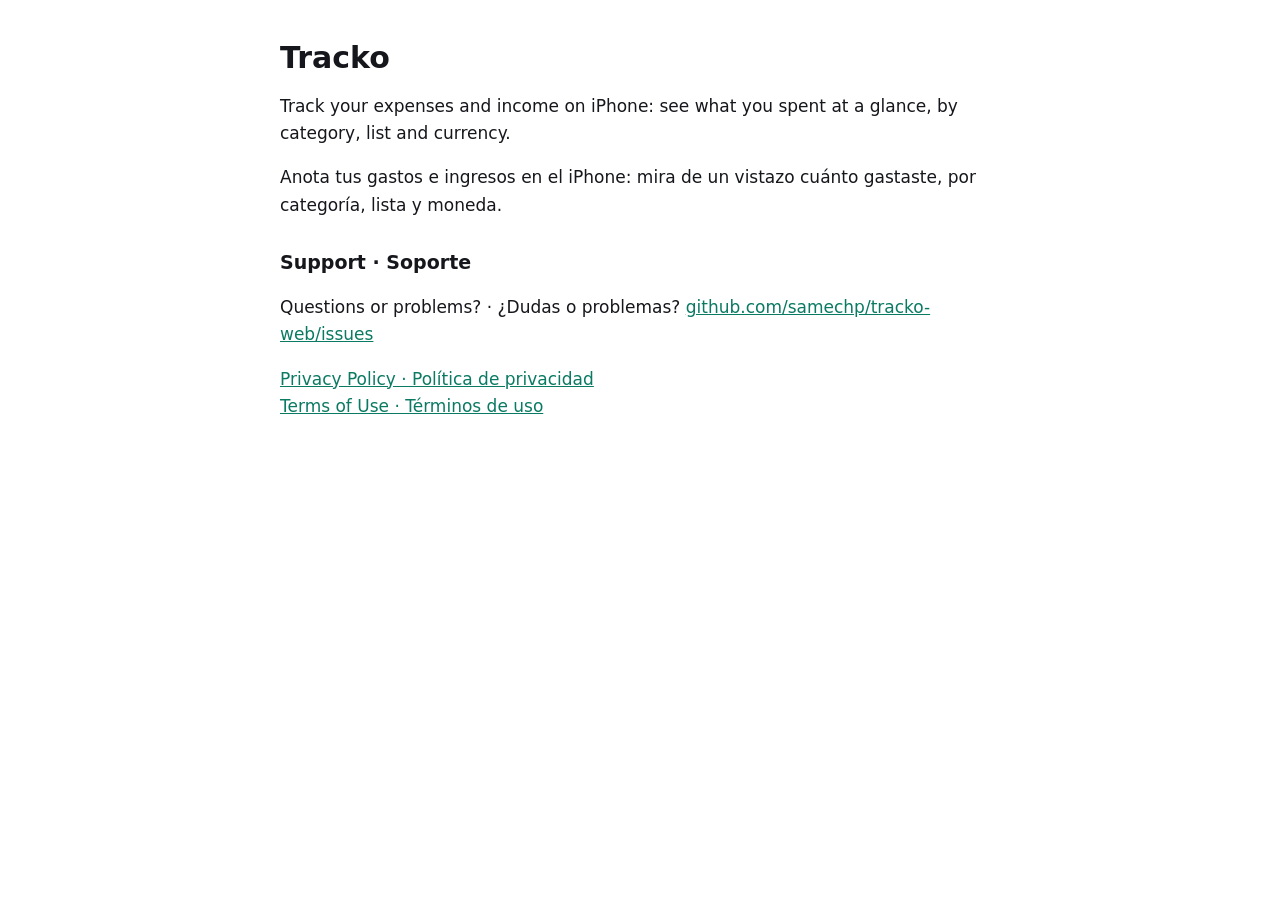
<file: index.html>
<!doctype html>
<html lang="en">
<head>
<meta charset="utf-8">
<meta name="viewport" content="width=device-width, initial-scale=1">
<title>Tracko · Support</title>
<link rel="stylesheet" href="style.css">
</head>
<body>
<main>
<h1>Tracko</h1>
<p>Track your expenses and income on iPhone: see what you spent at a glance, by category, list and currency.</p>
<p lang="es">Anota tus gastos e ingresos en el iPhone: mira de un vistazo cuánto gastaste, por categoría, lista y moneda.</p>

<h2>Support · Soporte</h2>
<p>Questions or problems? · ¿Dudas o problemas? <a href="https://github.com/samechp/tracko-web/issues">github.com/samechp/tracko-web/issues</a></p>

<p><a href="privacy.html">Privacy Policy · Política de privacidad</a><br>
<a href="terms.html">Terms of Use · Términos de uso</a></p>
</main>
</body>
</html>
</file>
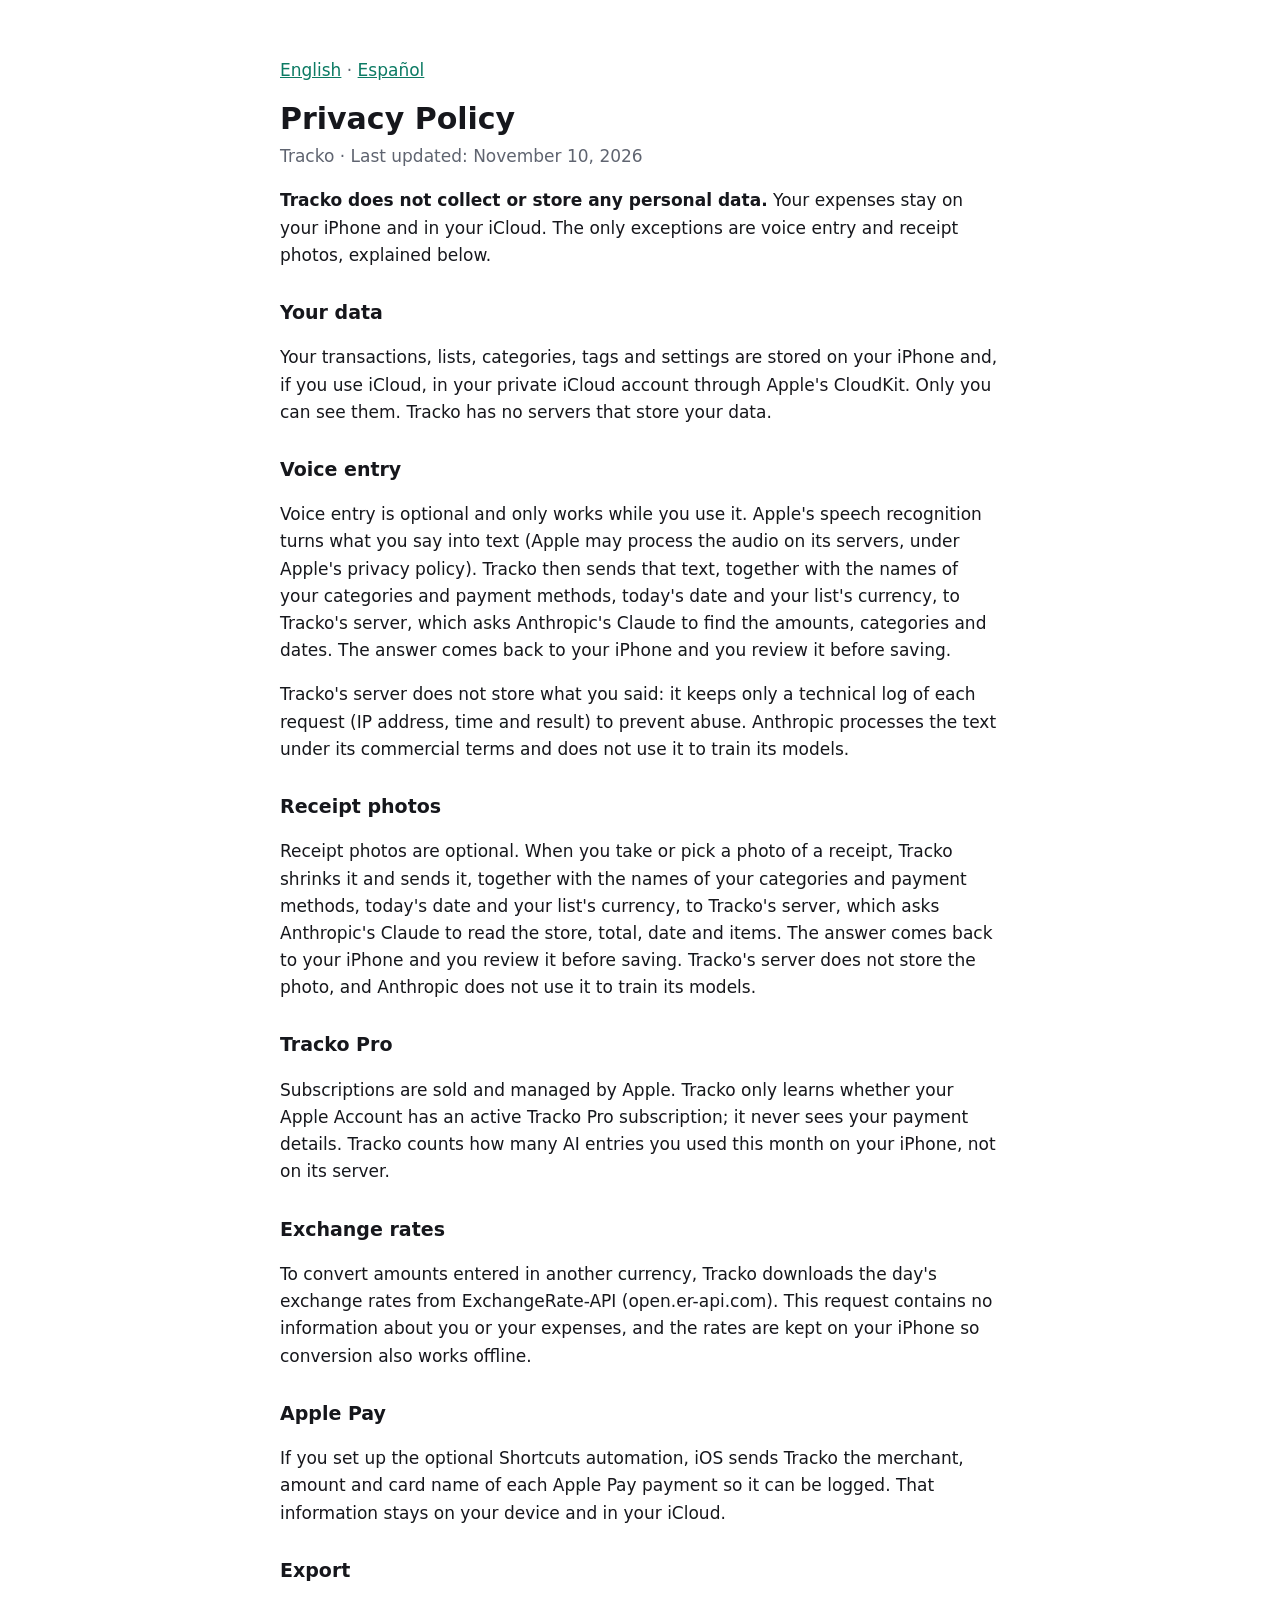
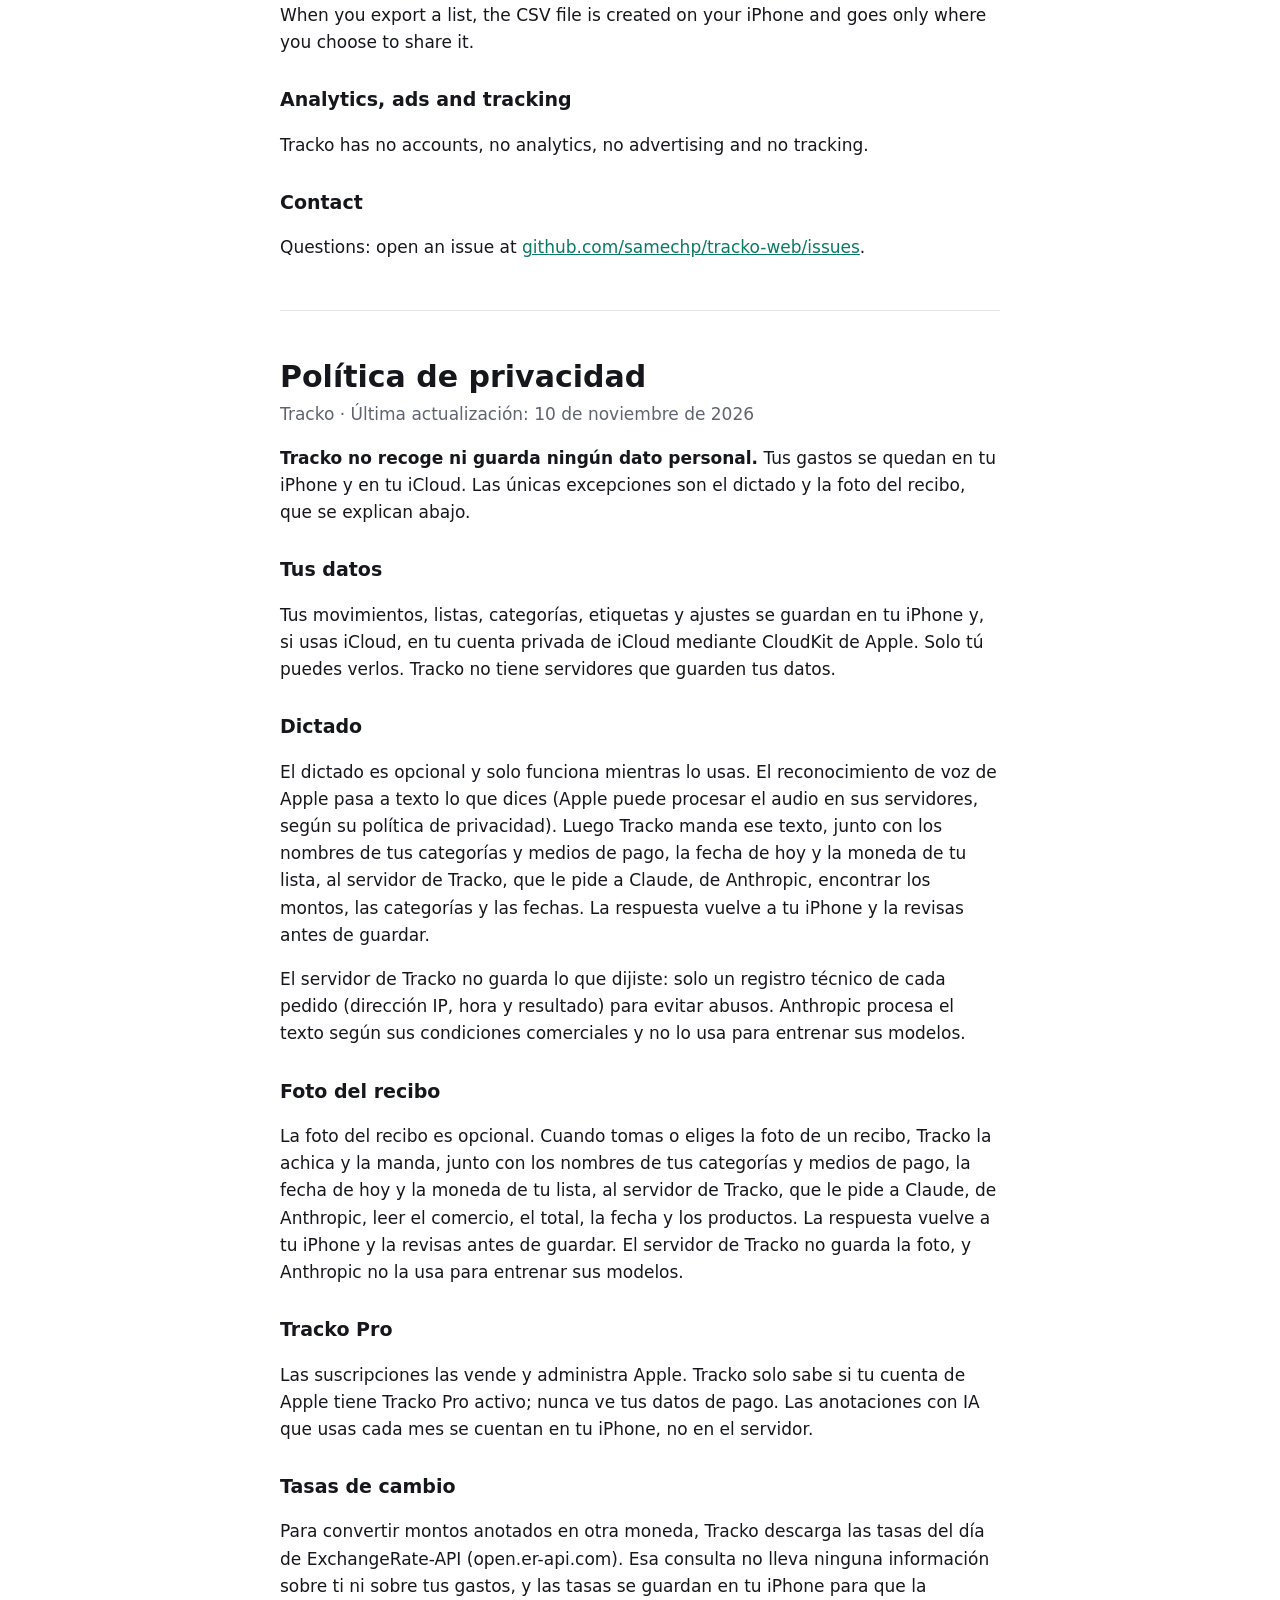
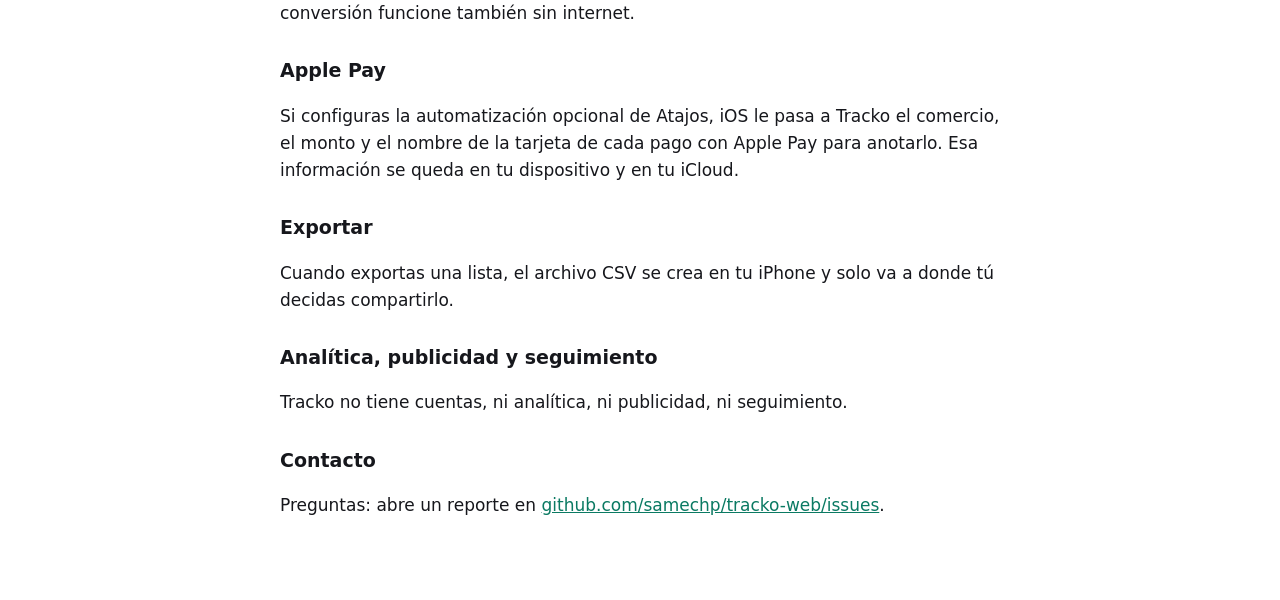
<file: privacy.html>
<!doctype html>
<html lang="en">
<head>
<meta charset="utf-8">
<meta name="viewport" content="width=device-width, initial-scale=1">
<title>Tracko · Privacy Policy</title>
<link rel="stylesheet" href="style.css">
</head>
<body>
<main>
<p class="lang"><a href="#en">English</a> · <a href="#es">Español</a></p>

<section id="en">
<h1>Privacy Policy</h1>
<p class="muted">Tracko · Last updated: November 10, 2026</p>

<p><strong>Tracko does not collect or store any personal data.</strong> Your expenses stay on your iPhone and in your iCloud. The only exceptions are voice entry and receipt photos, explained below.</p>

<h2>Your data</h2>
<p>Your transactions, lists, categories, tags and settings are stored on your iPhone and, if you use iCloud, in your private iCloud account through Apple's CloudKit. Only you can see them. Tracko has no servers that store your data.</p>

<h2>Voice entry</h2>
<p>Voice entry is optional and only works while you use it. Apple's speech recognition turns what you say into text (Apple may process the audio on its servers, under Apple's privacy policy). Tracko then sends that text, together with the names of your categories and payment methods, today's date and your list's currency, to Tracko's server, which asks Anthropic's Claude to find the amounts, categories and dates. The answer comes back to your iPhone and you review it before saving.</p>
<p>Tracko's server does not store what you said: it keeps only a technical log of each request (IP address, time and result) to prevent abuse. Anthropic processes the text under its commercial terms and does not use it to train its models.</p>

<h2>Receipt photos</h2>
<p>Receipt photos are optional. When you take or pick a photo of a receipt, Tracko shrinks it and sends it, together with the names of your categories and payment methods, today's date and your list's currency, to Tracko's server, which asks Anthropic's Claude to read the store, total, date and items. The answer comes back to your iPhone and you review it before saving. Tracko's server does not store the photo, and Anthropic does not use it to train its models.</p>

<h2>Tracko Pro</h2>
<p>Subscriptions are sold and managed by Apple. Tracko only learns whether your Apple Account has an active Tracko Pro subscription; it never sees your payment details. Tracko counts how many AI entries you used this month on your iPhone, not on its server.</p>

<h2>Exchange rates</h2>
<p>To convert amounts entered in another currency, Tracko downloads the day's exchange rates from ExchangeRate-API (open.er-api.com). This request contains no information about you or your expenses, and the rates are kept on your iPhone so conversion also works offline.</p>

<h2>Apple Pay</h2>
<p>If you set up the optional Shortcuts automation, iOS sends Tracko the merchant, amount and card name of each Apple Pay payment so it can be logged. That information stays on your device and in your iCloud.</p>

<h2>Export</h2>
<p>When you export a list, the CSV file is created on your iPhone and goes only where you choose to share it.</p>

<h2>Analytics, ads and tracking</h2>
<p>Tracko has no accounts, no analytics, no advertising and no tracking.</p>

<h2>Contact</h2>
<p>Questions: open an issue at <a href="https://github.com/samechp/tracko-web/issues">github.com/samechp/tracko-web/issues</a>.</p>
</section>

<hr>

<section id="es" lang="es">
<h1>Política de privacidad</h1>
<p class="muted">Tracko · Última actualización: 10 de noviembre de 2026</p>

<p><strong>Tracko no recoge ni guarda ningún dato personal.</strong> Tus gastos se quedan en tu iPhone y en tu iCloud. Las únicas excepciones son el dictado y la foto del recibo, que se explican abajo.</p>

<h2>Tus datos</h2>
<p>Tus movimientos, listas, categorías, etiquetas y ajustes se guardan en tu iPhone y, si usas iCloud, en tu cuenta privada de iCloud mediante CloudKit de Apple. Solo tú puedes verlos. Tracko no tiene servidores que guarden tus datos.</p>

<h2>Dictado</h2>
<p>El dictado es opcional y solo funciona mientras lo usas. El reconocimiento de voz de Apple pasa a texto lo que dices (Apple puede procesar el audio en sus servidores, según su política de privacidad). Luego Tracko manda ese texto, junto con los nombres de tus categorías y medios de pago, la fecha de hoy y la moneda de tu lista, al servidor de Tracko, que le pide a Claude, de Anthropic, encontrar los montos, las categorías y las fechas. La respuesta vuelve a tu iPhone y la revisas antes de guardar.</p>
<p>El servidor de Tracko no guarda lo que dijiste: solo un registro técnico de cada pedido (dirección IP, hora y resultado) para evitar abusos. Anthropic procesa el texto según sus condiciones comerciales y no lo usa para entrenar sus modelos.</p>

<h2>Foto del recibo</h2>
<p>La foto del recibo es opcional. Cuando tomas o eliges la foto de un recibo, Tracko la achica y la manda, junto con los nombres de tus categorías y medios de pago, la fecha de hoy y la moneda de tu lista, al servidor de Tracko, que le pide a Claude, de Anthropic, leer el comercio, el total, la fecha y los productos. La respuesta vuelve a tu iPhone y la revisas antes de guardar. El servidor de Tracko no guarda la foto, y Anthropic no la usa para entrenar sus modelos.</p>

<h2>Tracko Pro</h2>
<p>Las suscripciones las vende y administra Apple. Tracko solo sabe si tu cuenta de Apple tiene Tracko Pro activo; nunca ve tus datos de pago. Las anotaciones con IA que usas cada mes se cuentan en tu iPhone, no en el servidor.</p>

<h2>Tasas de cambio</h2>
<p>Para convertir montos anotados en otra moneda, Tracko descarga las tasas del día de ExchangeRate-API (open.er-api.com). Esa consulta no lleva ninguna información sobre ti ni sobre tus gastos, y las tasas se guardan en tu iPhone para que la conversión funcione también sin internet.</p>

<h2>Apple Pay</h2>
<p>Si configuras la automatización opcional de Atajos, iOS le pasa a Tracko el comercio, el monto y el nombre de la tarjeta de cada pago con Apple Pay para anotarlo. Esa información se queda en tu dispositivo y en tu iCloud.</p>

<h2>Exportar</h2>
<p>Cuando exportas una lista, el archivo CSV se crea en tu iPhone y solo va a donde tú decidas compartirlo.</p>

<h2>Analítica, publicidad y seguimiento</h2>
<p>Tracko no tiene cuentas, ni analítica, ni publicidad, ni seguimiento.</p>

<h2>Contacto</h2>
<p>Preguntas: abre un reporte en <a href="https://github.com/samechp/tracko-web/issues">github.com/samechp/tracko-web/issues</a>.</p>
</section>
</main>
</body>
</html>
</file>
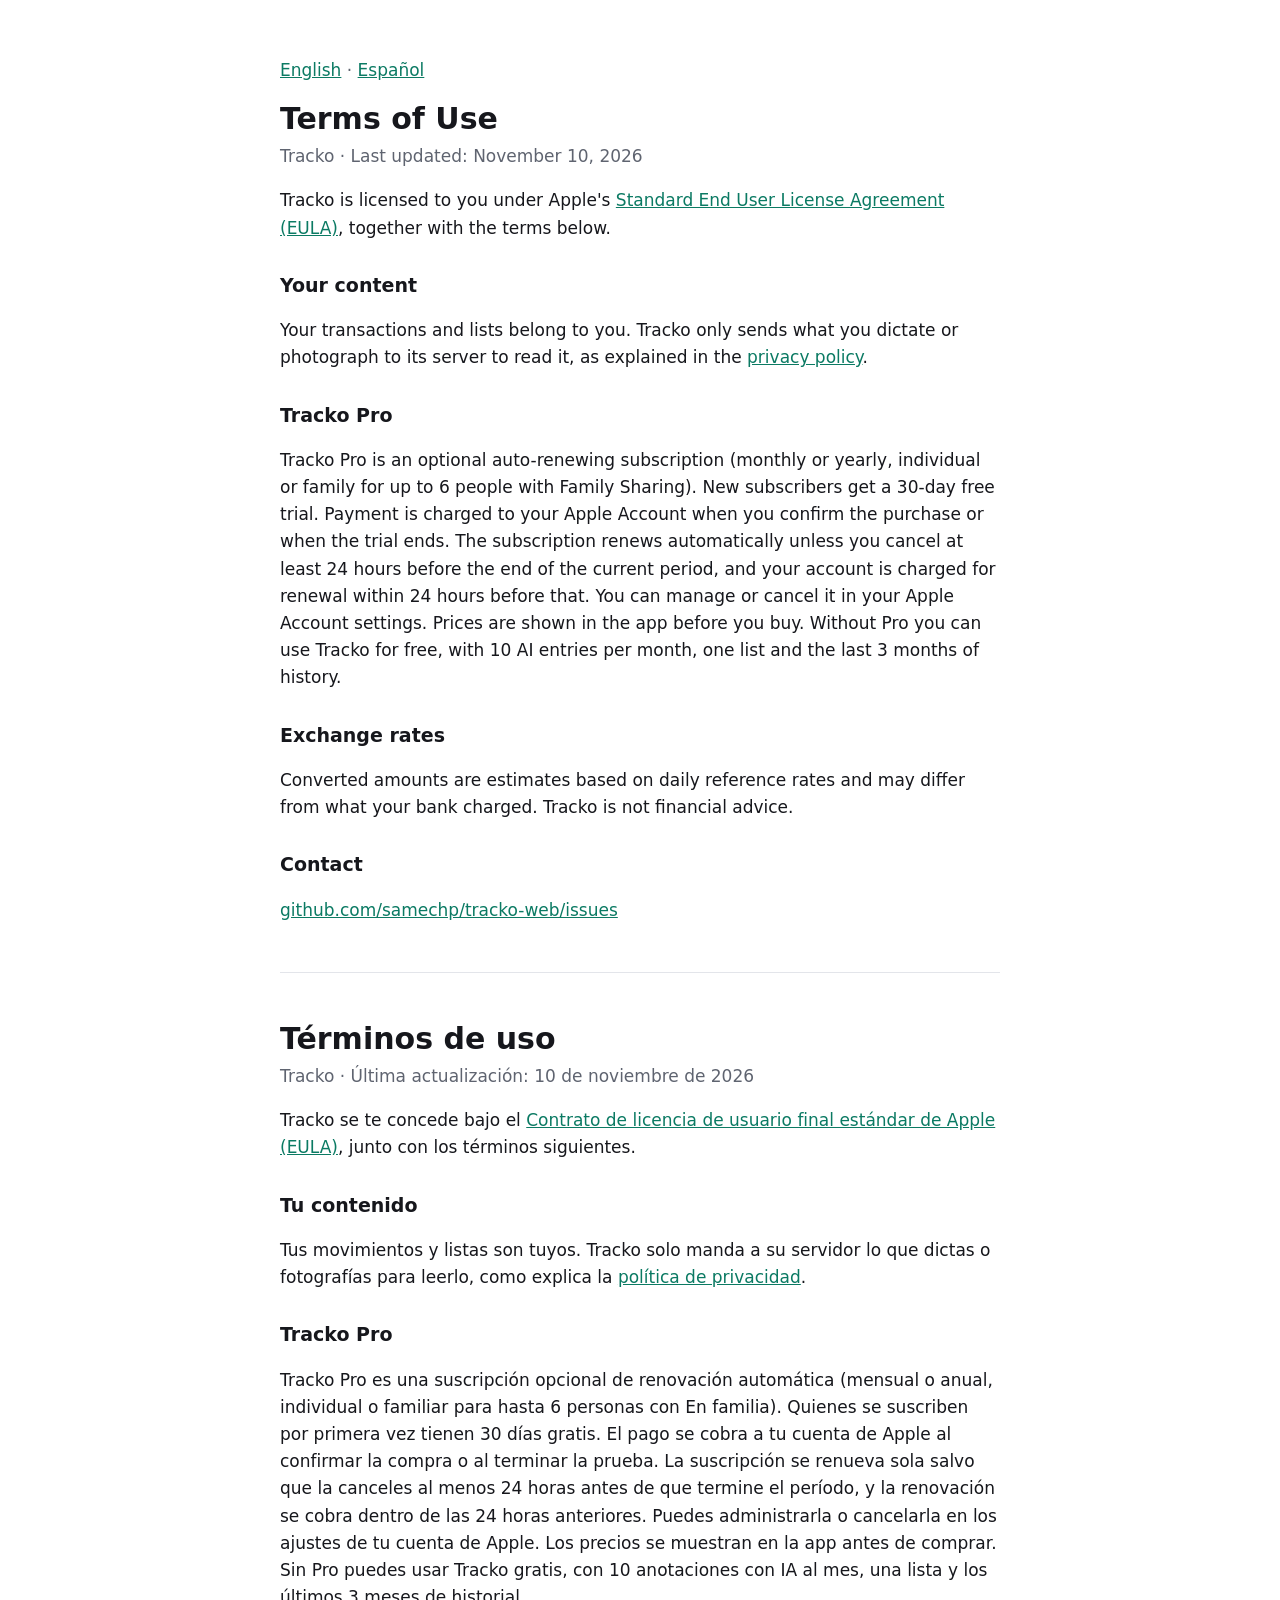
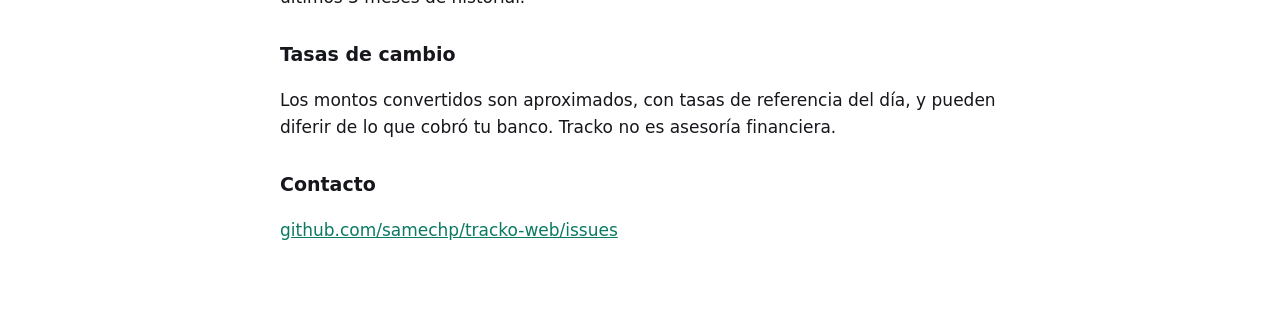
<file: terms.html>
<!doctype html>
<html lang="en">
<head>
<meta charset="utf-8">
<meta name="viewport" content="width=device-width, initial-scale=1">
<title>Tracko · Terms of Use</title>
<link rel="stylesheet" href="style.css">
</head>
<body>
<main>
<p class="lang"><a href="#en">English</a> · <a href="#es">Español</a></p>

<section id="en">
<h1>Terms of Use</h1>
<p class="muted">Tracko · Last updated: November 10, 2026</p>

<p>Tracko is licensed to you under Apple's <a href="https://www.apple.com/legal/internet-services/itunes/dev/stdeula/">Standard End User License Agreement (EULA)</a>, together with the terms below.</p>

<h2>Your content</h2>
<p>Your transactions and lists belong to you. Tracko only sends what you dictate or photograph to its server to read it, as explained in the <a href="privacy.html">privacy policy</a>.</p>

<h2>Tracko Pro</h2>
<p>Tracko Pro is an optional auto-renewing subscription (monthly or yearly, individual or family for up to 6 people with Family Sharing). New subscribers get a 30-day free trial. Payment is charged to your Apple Account when you confirm the purchase or when the trial ends. The subscription renews automatically unless you cancel at least 24 hours before the end of the current period, and your account is charged for renewal within 24 hours before that. You can manage or cancel it in your Apple Account settings. Prices are shown in the app before you buy. Without Pro you can use Tracko for free, with 10 AI entries per month, one list and the last 3 months of history.</p>

<h2>Exchange rates</h2>
<p>Converted amounts are estimates based on daily reference rates and may differ from what your bank charged. Tracko is not financial advice.</p>

<h2>Contact</h2>
<p><a href="https://github.com/samechp/tracko-web/issues">github.com/samechp/tracko-web/issues</a></p>
</section>

<hr>

<section id="es" lang="es">
<h1>Términos de uso</h1>
<p class="muted">Tracko · Última actualización: 10 de noviembre de 2026</p>

<p>Tracko se te concede bajo el <a href="https://www.apple.com/legal/internet-services/itunes/dev/stdeula/">Contrato de licencia de usuario final estándar de Apple (EULA)</a>, junto con los términos siguientes.</p>

<h2>Tu contenido</h2>
<p>Tus movimientos y listas son tuyos. Tracko solo manda a su servidor lo que dictas o fotografías para leerlo, como explica la <a href="privacy.html">política de privacidad</a>.</p>

<h2>Tracko Pro</h2>
<p>Tracko Pro es una suscripción opcional de renovación automática (mensual o anual, individual o familiar para hasta 6 personas con En familia). Quienes se suscriben por primera vez tienen 30 días gratis. El pago se cobra a tu cuenta de Apple al confirmar la compra o al terminar la prueba. La suscripción se renueva sola salvo que la canceles al menos 24 horas antes de que termine el período, y la renovación se cobra dentro de las 24 horas anteriores. Puedes administrarla o cancelarla en los ajustes de tu cuenta de Apple. Los precios se muestran en la app antes de comprar. Sin Pro puedes usar Tracko gratis, con 10 anotaciones con IA al mes, una lista y los últimos 3 meses de historial.</p>

<h2>Tasas de cambio</h2>
<p>Los montos convertidos son aproximados, con tasas de referencia del día, y pueden diferir de lo que cobró tu banco. Tracko no es asesoría financiera.</p>

<h2>Contacto</h2>
<p><a href="https://github.com/samechp/tracko-web/issues">github.com/samechp/tracko-web/issues</a></p>
</section>
</main>
</body>
</html>
</file>
<file: style.css>
:root {
  --bg: #ffffff;
  --text: #16171c;
  --muted: #5f6470;
  --accent: #0b7a63;
  --line: #e3e5ea;
}

@media (prefers-color-scheme: dark) {
  :root {
    --bg: #0e0f13;
    --text: #f2f3f5;
    --muted: #9ca1ac;
    --accent: #3fd1a9;
    --line: #262830;
  }
}

body {
  margin: 0;
  background: var(--bg);
  color: var(--text);
  font: 17px/1.6 -apple-system, "SF Pro Text", system-ui, sans-serif;
}

main {
  max-width: 720px;
  margin: 0 auto;
  padding: 40px 20px 64px;
}

h1 { font-size: 30px; line-height: 1.2; margin: 0 0 6px; }
h2 { font-size: 19px; margin: 28px 0 6px; }
a { color: var(--accent); }
hr { border: 0; border-top: 1px solid var(--line); margin: 48px 0; }
.muted { color: var(--muted); margin-top: 0; }
.lang { color: var(--muted); }
</file>
